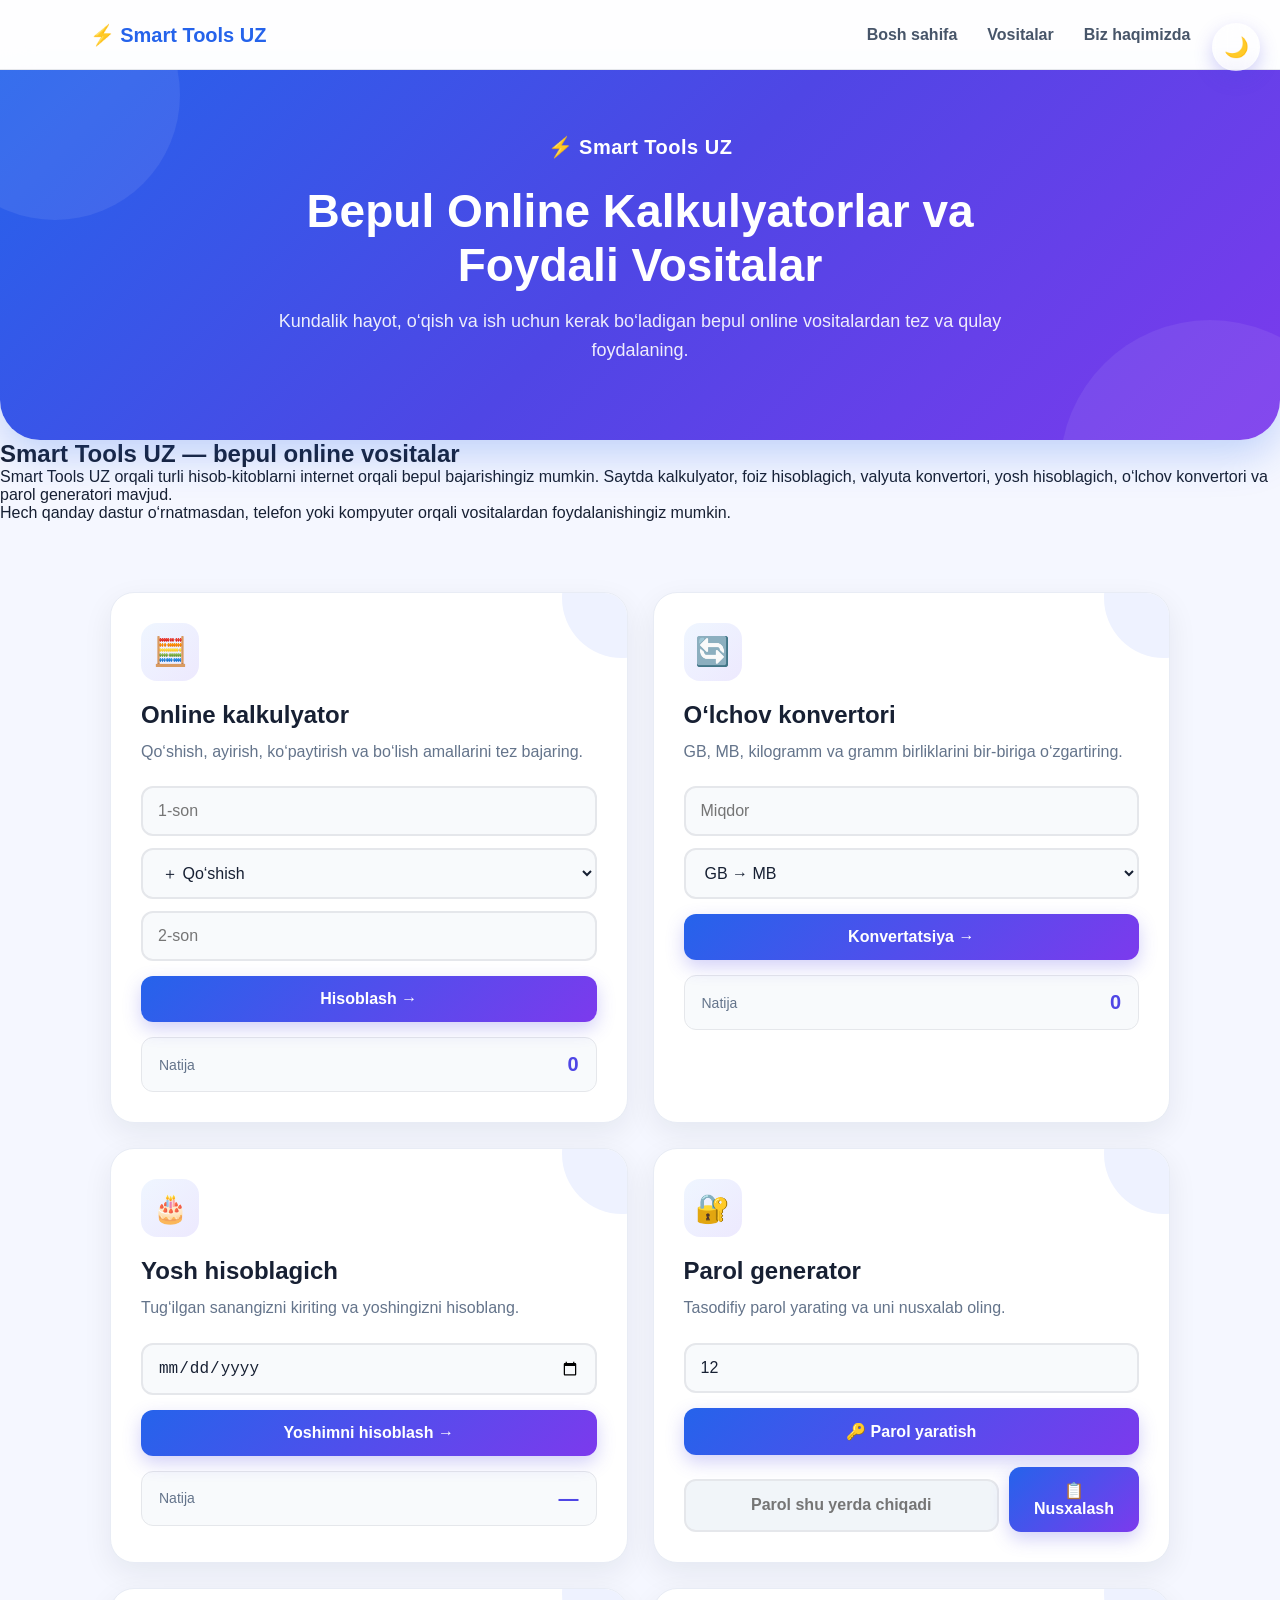
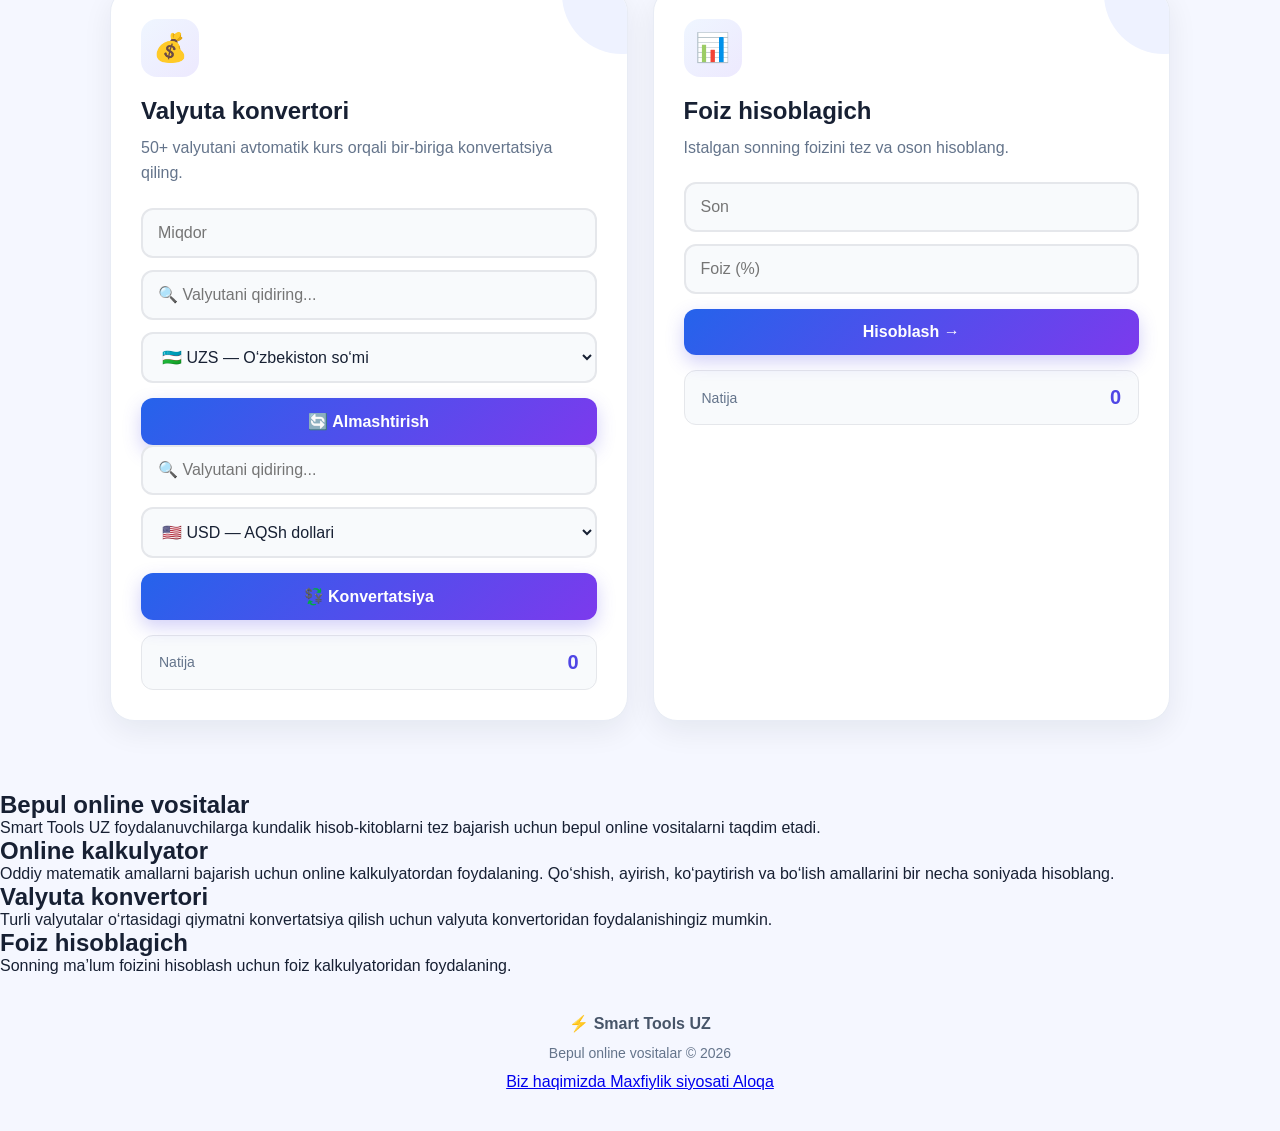
<file: index.html>
<!DOCTYPE html>
<html lang="uz">
<head>

    <!-- =========================
         BASIC SEO
    ========================== -->

    <meta charset="UTF-8">

    <meta name="viewport"
          content="width=device-width, initial-scale=1.0">

    <title>
        Smart Tools UZ — Bepul Online Kalkulyatorlar va Konvertorlar
    </title>

    <meta name="description"
          content="Smart Tools UZ — bepul online kalkulyator, foiz hisoblagich, valyuta konvertori, yosh hisoblagich, o‘lchov konvertori va parol generatori.">

    <meta name="robots"
          content="index, follow, max-image-preview:large">

    <meta name="author"
          content="Smart Tools UZ">

    <meta name="theme-color"
          content="#2563eb">

    <!-- Canonical -->
    <link rel="canonical"
          href="https://sardorbek29092010-lgtm.github.io/smart-tools-uz/">

    <!-- Sitemap -->
    <link rel="sitemap"
          type="application/xml"
          href="https://sardorbek29092010-lgtm.github.io/smart-tools-uz/sitemap.xml">


    <!-- =========================
         OPEN GRAPH
    ========================== -->

    <meta property="og:type"
          content="website">

    <meta property="og:title"
          content="Smart Tools UZ — Bepul Online Vositalar">

    <meta property="og:description"
          content="Kalkulyator, foiz hisoblagich, valyuta konvertori, yosh hisoblagich, o‘lchov konvertori va parol generatori.">

    <meta property="og:url"
          content="https://sardorbek29092010-lgtm.github.io/smart-tools-uz/">

    <meta property="og:site_name"
          content="Smart Tools UZ">

    <meta property="og:locale"
          content="uz_UZ">


    <!-- =========================
         TWITTER / SOCIAL
    ========================== -->

    <meta name="twitter:card"
          content="summary">

    <meta name="twitter:title"
          content="Smart Tools UZ — Bepul Online Vositalar">

    <meta name="twitter:description"
          content="Kundalik foydalanish uchun bepul online vositalar.">


    <!-- =========================
         GOOGLE ANALYTICS
    ========================== -->

    <script async
        src="https://www.googletagmanager.com/gtag/js?id=G-W0XNLVGJKD">
    </script>

    <script>
        window.dataLayer = window.dataLayer || [];

        function gtag() {
            dataLayer.push(arguments);
        }

        gtag('js', new Date());

        gtag('config', 'G-W0XNLVGJKD');
    </script>


    <!-- =========================
         STRUCTURED DATA
    ========================== -->

    <script type="application/ld+json">
    {
        "@context": "https://schema.org",
        "@type": "WebSite",
        "name": "Smart Tools UZ",
        "url": "https://sardorbek29092010-lgtm.github.io/smart-tools-uz/",
        "description": "Bepul online kalkulyatorlar, konvertorlar va foydali vositalar.",
        "inLanguage": "uz"
    }
    </script>


    <!-- =========================
         CSS
    ========================== -->

    <link rel="stylesheet"
          href="./style.css">

</head>


<body>

    <!-- DARK MODE -->
    <button
        class="theme-btn"
        onclick="darkMode()"
        aria-label="Tungi rejimni yoqish">
        🌙
    </button>


    <!-- =========================
         NAVBAR
    ========================== -->

    <nav class="navbar"
         aria-label="Asosiy navigatsiya">

        <div class="nav-logo">
            ⚡ Smart Tools UZ
        </div>

        <div class="nav-links">

            <a href="#bosh">
                Bosh sahifa
            </a>

            <a href="#vositalar">
                Vositalar
            </a>

            <a href="#haqida">
                Biz haqimizda
            </a>

        </div>

    </nav>


    <!-- =========================
         HEADER
    ========================== -->

    <header id="bosh">

        <div class="header-content">

            <div class="logo">
                ⚡ Smart Tools UZ
            </div>

            <h1>
                Bepul Online Kalkulyatorlar va Foydali Vositalar
            </h1>

            <p>
                Kundalik hayot, o‘qish va ish uchun kerak bo‘ladigan
                bepul online vositalardan tez va qulay foydalaning.
            </p>

        </div>

    </header>


    <!-- =========================
         MAIN
    ========================== -->

    <main>


        <!-- SEO TEXT -->

        <section class="seo-intro">

            <h2>
                Smart Tools UZ — bepul online vositalar
            </h2>

            <p>
                Smart Tools UZ orqali turli hisob-kitoblarni
                internet orqali bepul bajarishingiz mumkin.
                Saytda kalkulyator, foiz hisoblagich,
                valyuta konvertori, yosh hisoblagich,
                o‘lchov konvertori va parol generatori mavjud.
            </p>

            <p>
                Hech qanday dastur o‘rnatmasdan,
                telefon yoki kompyuter orqali vositalardan
                foydalanishingiz mumkin.
            </p>

        </section>


        <!-- =========================
             TOOLS
        ========================== -->

        <section
            class="tools"
            id="vositalar"
            aria-label="Smart Tools UZ vositalari">


            <!-- KALKULYATOR -->

            <div class="tool">

                <div class="tool-icon">
                    🧮
                </div>

                <h2>
                    Online kalkulyator
                </h2>

                <p>
                    Qo‘shish, ayirish, ko‘paytirish va
                    bo‘lish amallarini tez bajaring.
                </p>

                <div class="tool-body">

                    <input
                        type="number"
                        id="son1"
                        placeholder="1-son"
                        aria-label="Birinchi son">

                    <select
                        id="amal"
                        aria-label="Matematik amal">

                        <option value="+">
                            ＋ Qo‘shish
                        </option>

                        <option value="-">
                            − Ayirish
                        </option>

                        <option value="*">
                            × Ko‘paytirish
                        </option>

                        <option value="/">
                            ÷ Bo‘lish
                        </option>

                    </select>

                    <input
                        type="number"
                        id="son2"
                        placeholder="2-son"
                        aria-label="Ikkinchi son">

                    <button onclick="hisobla()">
                        Hisoblash →
                    </button>

                    <div class="result">

                        <span>
                            Natija
                        </span>

                        <strong id="natija">
                            0
                        </strong>

                    </div>

                </div>

            </div>


            <!-- KONVERTOR -->

            <div class="tool">

                <div class="tool-icon">
                    🔄
                </div>

                <h2>
                    O‘lchov konvertori
                </h2>

                <p>
                    GB, MB, kilogramm va gramm birliklarini
                    bir-biriga o‘zgartiring.
                </p>

                <div class="tool-body">

                    <input
                        type="number"
                        id="miqdor"
                        placeholder="Miqdor"
                        aria-label="Konvertor miqdori">

                    <select
                        id="birlik"
                        aria-label="Konvertatsiya turi">

                        <option value="gbmb">
                            GB → MB
                        </option>

                        <option value="mbgb">
                            MB → GB
                        </option>

                        <option value="kggram">
                            KG → Gram
                        </option>

                        <option value="gramkg">
                            Gram → KG
                        </option>

                    </select>

                    <button onclick="konvertor()">
                        Konvertatsiya →
                    </button>

                    <div class="result">

                        <span>
                            Natija
                        </span>

                        <strong id="konvertorNatija">
                            0
                        </strong>

                    </div>

                </div>

            </div>


            <!-- YOSH HISOBLAGICH -->

            <div class="tool">

                <div class="tool-icon">
                    🎂
                </div>

                <h2>
                    Yosh hisoblagich
                </h2>

                <p>
                    Tug‘ilgan sanangizni kiriting va
                    yoshingizni hisoblang.
                </p>

                <div class="tool-body">

                    <input
                        type="date"
                        id="tugilganSana"
                        aria-label="Tug‘ilgan sana">

                    <button onclick="yoshHisobla()">
                        Yoshimni hisoblash →
                    </button>

                    <div class="result">

                        <span>
                            Natija
                        </span>

                        <strong id="yoshNatija">
                            —
                        </strong>

                    </div>

                </div>

            </div>


            <!-- PAROL GENERATOR -->

            <div class="tool">

                <div class="tool-icon">
                    🔐
                </div>

                <h2>
                    Parol generator
                </h2>

                <p>
                    Tasodifiy parol yarating va
                    uni nusxalab oling.
                </p>

                <div class="tool-body">

                    <input
                        type="number"
                        id="parolUzunligi"
                        value="12"
                        min="6"
                        max="30"
                        placeholder="Parol uzunligi"
                        aria-label="Parol uzunligi">

                    <button onclick="parolYarat()">
                        🔑 Parol yaratish
                    </button>

                    <div class="password-box">

                        <input
                            type="text"
                            id="parolNatija"
                            readonly
                            placeholder="Parol shu yerda chiqadi"
                            aria-label="Yaratilgan parol">

                        <button onclick="parolNusxala()">
                            📋 Nusxalash
                        </button>

                    </div>

                </div>

            </div>


            <!-- VALYUTA -->

            <div class="tool">

                <div class="tool-icon">
                    💰
                </div>

                <h2>
                    Valyuta konvertori
                </h2>

                <p>
                    50+ valyutani avtomatik kurs orqali
                    bir-biriga konvertatsiya qiling.
                </p>

                <div class="tool-body">

                    <input
                        type="number"
                        id="valyutaMiqdor"
                        placeholder="Miqdor"
                        min="0"
                        step="any"
                        aria-label="Valyuta miqdori">


                    <input
                        type="text"
                        id="fromSearch"
                        placeholder="🔍 Valyutani qidiring..."
                        autocomplete="off"
                        oninput="valyutaQidir('fromSearch', 'valyutaFrom')"
                        aria-label="Birinchi valyutani qidirish">


                    <select
                        id="valyutaFrom"
                        aria-label="Birinchi valyuta">

                        <option value="UZS">
                            🇺🇿 UZS — O‘zbekiston so‘mi
                        </option>

                        <option value="USD">
                            🇺🇸 USD — AQSh dollari
                        </option>

                        <option value="EUR">
                            🇪🇺 EUR — Yevro
                        </option>

                        <option value="RUB">
                            🇷🇺 RUB — Rossiya rubli
                        </option>

                        <option value="GBP">
                            🇬🇧 GBP — Britaniya funti
                        </option>

                        <option value="CNY">
                            🇨🇳 CNY — Xitoy yuani
                        </option>

                        <option value="JPY">
                            🇯🇵 JPY — Yaponiya iyenasi
                        </option>

                        <option value="KRW">
                            🇰🇷 KRW — Janubiy Koreya voni
                        </option>

                        <option value="KZT">
                            🇰🇿 KZT — Qozog‘iston tengesi
                        </option>

                        <option value="TRY">
                            🇹🇷 TRY — Turkiya lirasi
                        </option>

                        <option value="AED">
                            🇦🇪 AED — BAA dirhami
                        </option>

                        <option value="SAR">
                            🇸🇦 SAR — Saudiya riyali
                        </option>

                        <option value="INR">
                            🇮🇳 INR — Hindiston rupiyasi
                        </option>

                        <option value="CAD">
                            🇨🇦 CAD — Kanada dollari
                        </option>

                        <option value="AUD">
                            🇦🇺 AUD — Avstraliya dollari
                        </option>

                        <option value="CHF">
                            🇨🇭 CHF — Shveytsariya franki
                        </option>

                    </select>


                    <button
                        type="button"
                        onclick="valyutaAlmashtir()">

                        🔄 Almashtirish

                    </button>


                    <input
                        type="text"
                        id="toSearch"
                        placeholder="🔍 Valyutani qidiring..."
                        autocomplete="off"
                        oninput="valyutaQidir('toSearch', 'valyutaTo')"
                        aria-label="Ikkinchi valyutani qidirish">


                    <select
                        id="valyutaTo"
                        aria-label="Ikkinchi valyuta">

                        <option value="UZS">
                            🇺🇿 UZS — O‘zbekiston so‘mi
                        </option>

                        <option value="USD" selected>
                            🇺🇸 USD — AQSh dollari
                        </option>

                        <option value="EUR">
                            🇪🇺 EUR — Yevro
                        </option>

                        <option value="RUB">
                            🇷🇺 RUB — Rossiya rubli
                        </option>

                        <option value="GBP">
                            🇬🇧 GBP — Britaniya funti
                        </option>

                        <option value="CNY">
                            🇨🇳 CNY — Xitoy yuani
                        </option>

                        <option value="JPY">
                            🇯🇵 JPY — Yaponiya iyenasi
                        </option>

                        <option value="KZT">
                            🇰🇿 KZT — Qozog‘iston tengesi
                        </option>

                        <option value="TRY">
                            🇹🇷 TRY — Turkiya lirasi
                        </option>

                        <option value="AED">
                            🇦🇪 AED — BAA dirhami
                        </option>

                        <option value="SAR">
                            🇸🇦 SAR — Saudiya riyali
                        </option>

                    </select>


                    <button
                        type="button"
                        onclick="valyutaHisobla()">

                        💱 Konvertatsiya

                    </button>


                    <div class="result">

                        <span>
                            Natija
                        </span>

                        <strong id="valyutaNatija">
                            0
                        </strong>

                    </div>

                </div>

            </div>


            <!-- FOIZ -->

            <div class="tool">

                <div class="tool-icon">
                    📊
                </div>

                <h2>
                    Foiz hisoblagich
                </h2>

                <p>
                    Istalgan sonning foizini tez va
                    oson hisoblang.
                </p>

                <div class="tool-body">

                    <input
                        type="number"
                        id="foizSon"
                        placeholder="Son"
                        aria-label="Son">

                    <input
                        type="number"
                        id="foizMiqdor"
                        placeholder="Foiz (%)"
                        aria-label="Foiz miqdori">

                    <button onclick="foizHisobla()">
                        Hisoblash →
                    </button>

                    <div class="result">

                        <span>
                            Natija
                        </span>

                        <strong id="foizNatija">
                            0
                        </strong>

                    </div>

                </div>

            </div>


        </section>


        <!-- =========================
             SEO INFORMATION
        ========================== -->

        <section class="seo-content">

            <h2>
                Bepul online vositalar
            </h2>

            <p>
                Smart Tools UZ foydalanuvchilarga kundalik
                hisob-kitoblarni tez bajarish uchun bepul
                online vositalarni taqdim etadi.
            </p>

            <h2>
                Online kalkulyator
            </h2>

            <p>
                Oddiy matematik amallarni bajarish uchun
                online kalkulyatordan foydalaning.
                Qo‘shish, ayirish, ko‘paytirish va bo‘lish
                amallarini bir necha soniyada hisoblang.
            </p>

            <h2>
                Valyuta konvertori
            </h2>

            <p>
                Turli valyutalar o‘rtasidagi qiymatni
                konvertatsiya qilish uchun valyuta
                konvertoridan foydalanishingiz mumkin.
            </p>

            <h2>
                Foiz hisoblagich
            </h2>

            <p>
                Sonning ma’lum foizini hisoblash uchun
                foiz kalkulyatoridan foydalaning.
            </p>

        </section>


    </main>


    <!-- =========================
         FOOTER
    ========================== -->

    <footer id="haqida">

    <p>
        ⚡ Smart Tools UZ
    </p>

    <span>
        Bepul online vositalar © 2026
    </span>

    <div class="footer-links">

        <a href="about.html">
            Biz haqimizda
        </a>

        <a href="privacy.html">
            Maxfiylik siyosati
        </a>

        <a href="contact.html">
            Aloqa
        </a>

    </div>

</footer>


    <!-- JAVASCRIPT -->

    <script src="./script.js"></script>

</body>
</html>
</file>
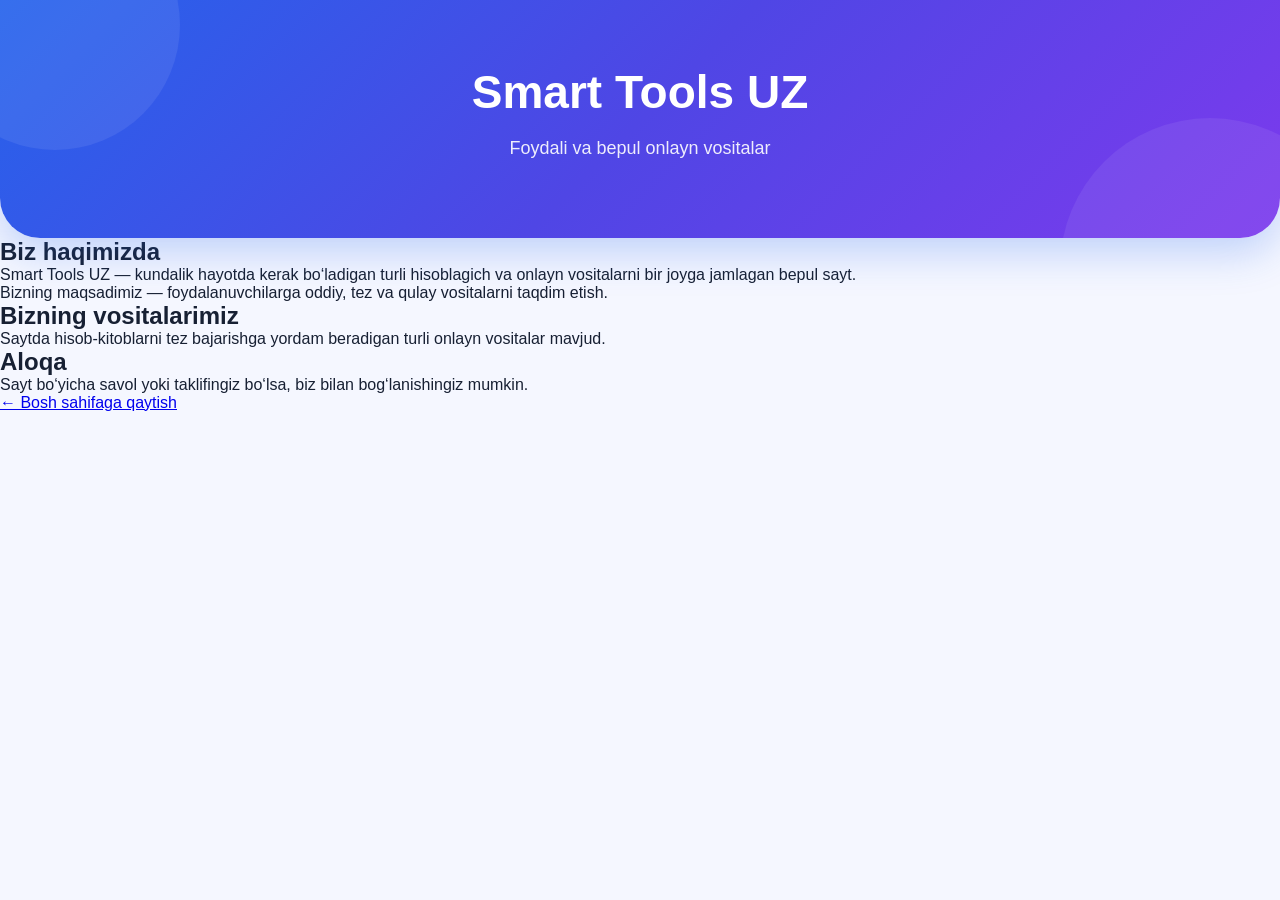
<file: about.html>
<!DOCTYPE html>
<html lang="uz">
<head>
  <meta charset="UTF-8">
  <meta name="viewport" content="width=device-width, initial-scale=1.0">

  <title>Biz haqimizda — Smart Tools UZ</title>
  <meta name="description" content="Smart Tools UZ — kundalik hisob-kitoblar va foydali onlayn vositalar to‘plami.">

  <link rel="stylesheet" href="style.css">
</head>

<body>

  <header>
    <h1>Smart Tools UZ</h1>
    <p>Foydali va bepul onlayn vositalar</p>
  </header>

  <main>
    <h2>Biz haqimizda</h2>

    <p>
      Smart Tools UZ — kundalik hayotda kerak bo‘ladigan turli
      hisoblagich va onlayn vositalarni bir joyga jamlagan bepul sayt.
    </p>

    <p>
      Bizning maqsadimiz — foydalanuvchilarga oddiy, tez va qulay
      vositalarni taqdim etish.
    </p>

    <h2>Bizning vositalarimiz</h2>

    <p>
      Saytda hisob-kitoblarni tez bajarishga yordam beradigan
      turli onlayn vositalar mavjud.
    </p>

    <h2>Aloqa</h2>

    <p>
      Sayt bo‘yicha savol yoki taklifingiz bo‘lsa, biz bilan bog‘lanishingiz mumkin.
    </p>

    <a href="index.html">← Bosh sahifaga qaytish</a>
  </main>

</body>
</html>
</file>
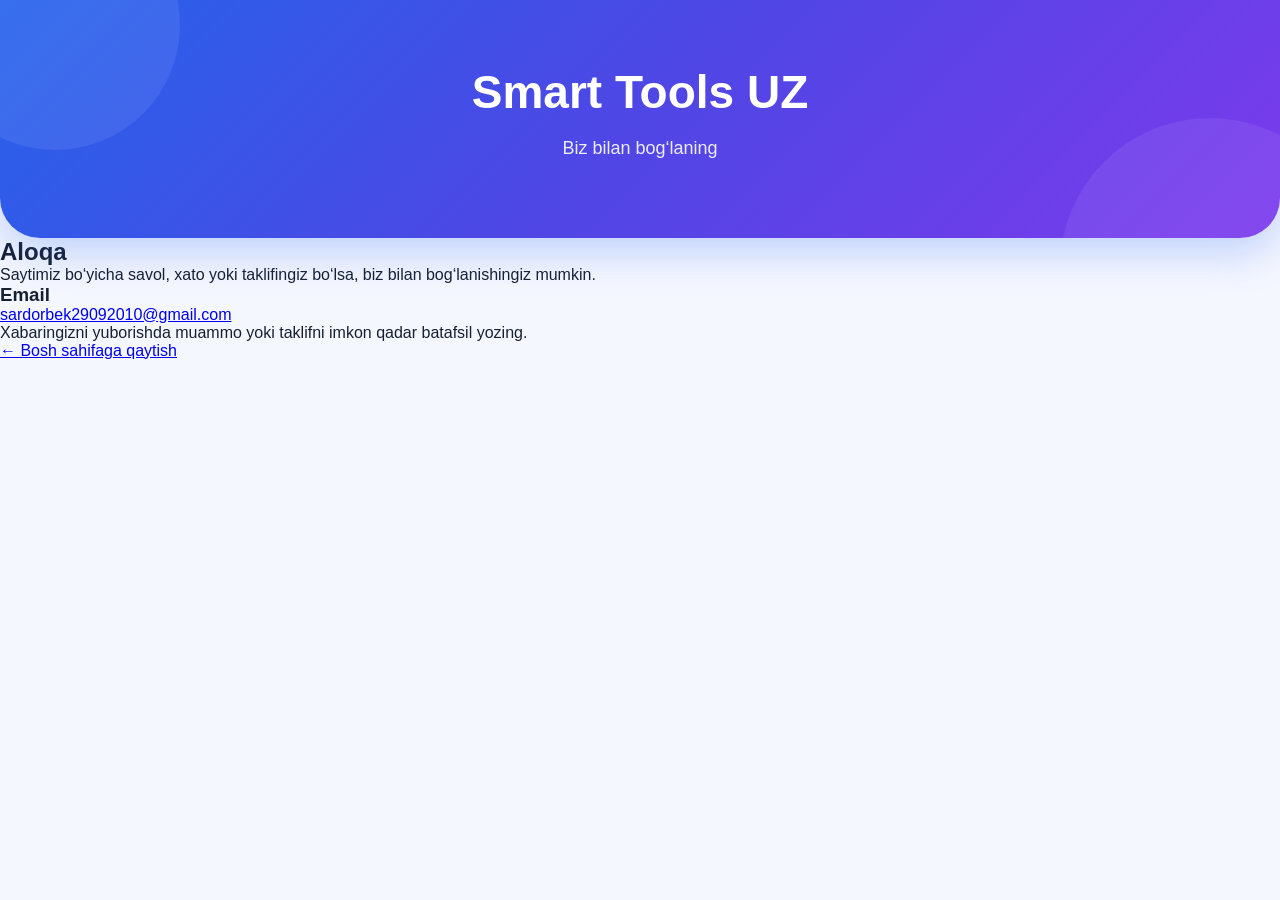
<file: contact.html>
<!DOCTYPE html>
<html lang="uz">
<head>
  <meta charset="UTF-8">
  <meta name="viewport" content="width=device-width, initial-scale=1.0">

  <title>Aloqa — Smart Tools UZ</title>
  <meta name="description" content="Smart Tools UZ bilan bog‘lanish va taklif yuborish sahifasi.">

  <link rel="stylesheet" href="style.css">
</head>

<body>

  <header>
    <h1>Smart Tools UZ</h1>
    <p>Biz bilan bog‘laning</p>
  </header>

  <main>
    <h2>Aloqa</h2>

    <p>
      Saytimiz bo‘yicha savol, xato yoki taklifingiz bo‘lsa,
      biz bilan bog‘lanishingiz mumkin.
    </p>

    <h3>Email</h3>

    <p>
      <a href="mailto:sardorbek29092010@gmail.com">
        sardorbek29092010@gmail.com
      </a>
    </p>

    <p>
      Xabaringizni yuborishda muammo yoki taklifni imkon qadar
      batafsil yozing.
    </p>

    <a href="index.html">← Bosh sahifaga qaytish</a>
  </main>

</body>
</html>
</file>
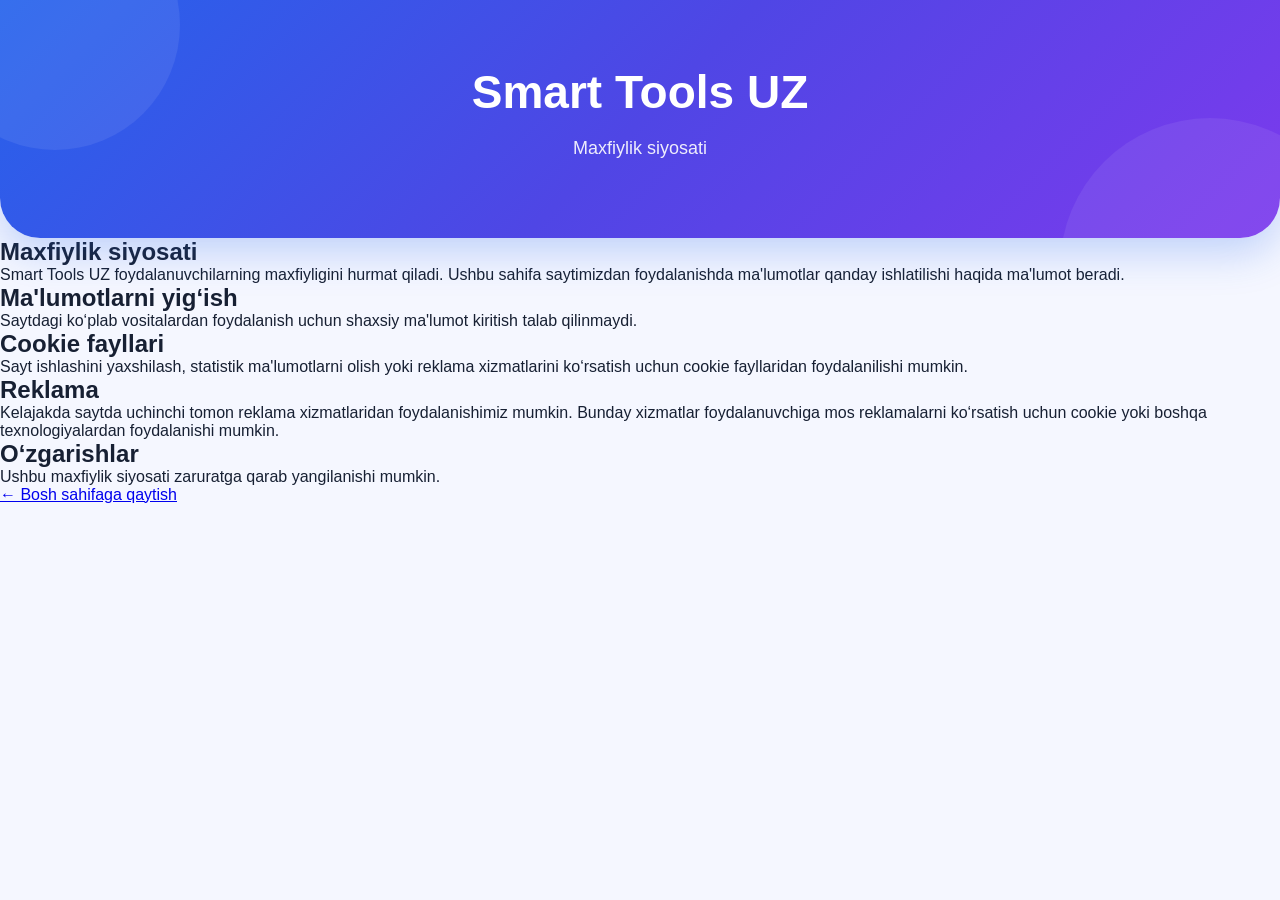
<file: privacy.html>
<!DOCTYPE html>
<html lang="uz">
<head>
  <meta charset="UTF-8">
  <meta name="viewport" content="width=device-width, initial-scale=1.0">

  <title>Maxfiylik siyosati — Smart Tools UZ</title>
  <meta name="description" content="Smart Tools UZ maxfiylik siyosati va foydalanuvchi ma'lumotlari haqida ma'lumot.">

  <link rel="stylesheet" href="style.css">
</head>

<body>

  <header>
    <h1>Smart Tools UZ</h1>
    <p>Maxfiylik siyosati</p>
  </header>

  <main>
    <h2>Maxfiylik siyosati</h2>

    <p>
      Smart Tools UZ foydalanuvchilarning maxfiyligini hurmat qiladi.
      Ushbu sahifa saytimizdan foydalanishda ma'lumotlar qanday
      ishlatilishi haqida ma'lumot beradi.
    </p>

    <h2>Ma'lumotlarni yig‘ish</h2>

    <p>
      Saytdagi ko‘plab vositalardan foydalanish uchun shaxsiy
      ma'lumot kiritish talab qilinmaydi.
    </p>

    <h2>Cookie fayllari</h2>

    <p>
      Sayt ishlashini yaxshilash, statistik ma'lumotlarni olish yoki
      reklama xizmatlarini ko‘rsatish uchun cookie fayllaridan
      foydalanilishi mumkin.
    </p>

    <h2>Reklama</h2>

    <p>
      Kelajakda saytda uchinchi tomon reklama xizmatlaridan
      foydalanishimiz mumkin. Bunday xizmatlar foydalanuvchiga
      mos reklamalarni ko‘rsatish uchun cookie yoki boshqa
      texnologiyalardan foydalanishi mumkin.
    </p>

    <h2>O‘zgarishlar</h2>

    <p>
      Ushbu maxfiylik siyosati zaruratga qarab yangilanishi mumkin.
    </p>

    <a href="index.html">← Bosh sahifaga qaytish</a>
  </main>

</body>
</html>
</file>
<file: style.css>
* {
    margin: 0;
    padding: 0;
    box-sizing: border-box;
}

body {
    font-family: Arial, sans-serif;
    background: #f5f7ff;
    color: #172033;
    min-height: 100vh;
}

/* ================= HEADER ================= */

header {
    position: relative;
    overflow: hidden;

    text-align: center;
    padding: 65px 20px 75px;

    color: white;

    background: linear-gradient(
        135deg,
        #2563eb,
        #4f46e5,
        #7c3aed
    );

    border-radius: 0 0 40px 40px;

    box-shadow: 0 15px 40px rgba(37, 99, 235, 0.25);
}

header::before {
    content: "";
    position: absolute;

    width: 250px;
    height: 250px;

    background: rgba(255, 255, 255, 0.08);

    border-radius: 50%;

    top: -100px;
    left: -70px;
}

header::after {
    content: "";
    position: absolute;

    width: 300px;
    height: 300px;

    background: rgba(255, 255, 255, 0.07);

    border-radius: 50%;

    bottom: -180px;
    right: -80px;
}

.header-content {
    position: relative;
    z-index: 2;

    max-width: 800px;
    margin: auto;
}

.logo {
    font-size: 20px;
    font-weight: bold;

    margin-bottom: 25px;

    letter-spacing: 0.5px;
}

header h1 {
    font-size: 46px;
    margin-bottom: 15px;
}

header p {
    font-size: 18px;
    line-height: 1.6;

    opacity: 0.9;
}

/* ================= TOOLS ================= */

.tools {
    max-width: 1100px;

    margin: 50px auto;

    padding: 20px;

    display: grid;

    grid-template-columns: repeat(2, 1fr);

    gap: 25px;
}

/* ================= CARD ================= */

.tool {
    position: relative;

    background: white;

    padding: 30px;

    border-radius: 24px;

    border: 1px solid #e8ecf5;

    box-shadow: 0 10px 30px rgba(15, 23, 42, 0.07);

    transition:
        transform 0.3s ease,
        box-shadow 0.3s ease;

    overflow: hidden;
}

.tool::before {
    content: "";

    position: absolute;

    width: 120px;
    height: 120px;

    background: #eef2ff;

    border-radius: 50%;

    top: -55px;
    right: -55px;

    transition: 0.3s;
}

.tool:hover {
    transform: translateY(-8px);

    box-shadow:
        0 20px 45px rgba(37, 99, 235, 0.14);
}

.tool:hover::before {
    transform: scale(1.5);
}

/* ================= ICON ================= */

.tool-icon {
    position: relative;
    z-index: 2;

    width: 58px;
    height: 58px;

    display: flex;
    align-items: center;
    justify-content: center;

    background: linear-gradient(
        135deg,
        #eff6ff,
        #ede9fe
    );

    border-radius: 16px;

    font-size: 28px;

    margin-bottom: 20px;
}

/* ================= TEXT ================= */

.tool h2 {
    position: relative;
    z-index: 2;

    font-size: 24px;

    margin-bottom: 10px;
}

.tool p {
    position: relative;
    z-index: 2;

    color: #64748b;

    line-height: 1.6;

    margin-bottom: 22px;
}

/* ================= INPUT ================= */

.tool-body {
    position: relative;
    z-index: 2;
}

input,
select {
    width: 100%;

    padding: 14px 15px;

    margin-bottom: 12px;

    border: 2px solid #e5e7eb;

    border-radius: 12px;

    background: #f8fafc;

    color: #172033;

    font-size: 16px;

    outline: none;

    transition: 0.2s;
}

input:hover,
select:hover {
    border-color: #c7d2fe;
}

input:focus,
select:focus {
    background: white;

    border-color: #4f46e5;

    box-shadow:
        0 0 0 4px rgba(79, 70, 229, 0.1);
}

/* ================= BUTTON ================= */

button {
    width: 100%;

    border: none;

    padding: 14px 20px;

    margin-top: 3px;

    border-radius: 12px;

    background: linear-gradient(
        135deg,
        #2563eb,
        #7c3aed
    );

    color: white;

    font-size: 16px;

    font-weight: bold;

    cursor: pointer;

    box-shadow:
        0 7px 18px rgba(79, 70, 229, 0.25);

    transition: 0.2s;
}

button:hover {
    transform: translateY(-2px);

    box-shadow:
        0 10px 25px rgba(79, 70, 229, 0.35);
}

button:active {
    transform: scale(0.98);
}

/* ================= RESULT ================= */

.result {
    display: flex;

    align-items: center;
    justify-content: space-between;

    margin-top: 15px;

    padding: 15px 17px;

    background: #f8fafc;

    border: 1px solid #e5e7eb;

    border-radius: 12px;
}

.result span {
    color: #64748b;

    font-size: 14px;
}

.result strong {
    color: #4f46e5;

    font-size: 20px;

    word-break: break-word;
}

/* ================= PASSWORD ================= */

#parolNatija {
    margin-top: 12px;

    background: #f1f5f9;

    font-weight: bold;

    color: #4f46e5;

    text-align: center;
}

/* ================= FOOTER ================= */

footer {
    text-align: center;

    padding: 35px 20px;

    color: #64748b;

    line-height: 1.8;
}

footer p {
    font-weight: bold;

    color: #475569;
}

footer span {
    font-size: 14px;
}

/* ================= MOBILE ================= */

@media (max-width: 700px) {

    header {
        padding: 50px 18px 60px;

        border-radius: 0 0 30px 30px;
    }

    header h1 {
        font-size: 31px;
    }

    header p {
        font-size: 16px;
    }

    .logo {
        font-size: 18px;
    }

    .tools {
        grid-template-columns: 1fr;

        margin: 25px auto;

        padding: 12px;

        gap: 18px;
    }

    .tool {
        padding: 23px;

        border-radius: 20px;
    }

    .tool h2 {
        font-size: 21px;
    }

    .tool-icon {
        width: 52px;
        height: 52px;

        font-size: 25px;
    }

    footer {
        padding: 25px 15px;
    }
}

/* ================= SMALL PHONE ================= */

@media (max-width: 400px) {

    header h1 {
        font-size: 27px;
    }

    header p {
        font-size: 15px;
    }

    .tool {
        padding: 19px;
    }
}

/* 🌙 DARK MODE */

.theme-btn {
    position: fixed;
    top: 20px;
    right: 20px;

    width: 48px;
    height: 48px;

    padding: 0;

    border-radius: 50%;

    background: rgba(255, 255, 255, 0.2);

    backdrop-filter: blur(10px);

    border: 1px solid rgba(255, 255, 255, 0.3);

    font-size: 20px;

    z-index: 1000;
}

.theme-btn:hover {
    transform: rotate(15deg) scale(1.05);
}

body.dark {
    background: #0f172a;
    color: #f8fafc;
}

body.dark .tool {
    background: #1e293b;
    border-color: #334155;
}

body.dark .tool p {
    color: #94a3b8;
}

body.dark input,
body.dark select {
    background: #0f172a;
    color: white;
    border-color: #475569;
}

body.dark .result {
    background: #0f172a;
    border-color: #334155;
}

body.dark footer {
    color: #94a3b8;
}

body.dark footer p {
    color: #cbd5e1;
}


.password-box {
    display: flex;
    gap: 10px;
    margin-top: 12px;
}

.password-box input {
    margin-bottom: 0;
}

.password-box button {
    width: auto;
    min-width: 130px;
    margin-top: 0;
}

@media (max-width: 600px) {
    .password-box {
        flex-direction: column;
    }

    .password-box button {
        width: 100%;
    }
}


/* ================= NAVBAR ================= */

.navbar {
    position: sticky;
    top: 0;
    z-index: 999;

    height: 70px;

    display: flex;
    align-items: center;
    justify-content: space-between;

    padding: 0 7%;

    background: rgba(255, 255, 255, 0.85);

    backdrop-filter: blur(15px);

    border-bottom: 1px solid #e5e7eb;
}

.nav-logo {
    font-size: 20px;
    font-weight: bold;

    color: #2563eb;
}

.nav-links {
    display: flex;
    gap: 30px;
}

.nav-links a {
    color: #475569;

    text-decoration: none;

    font-weight: 600;

    transition: 0.2s;
}

.nav-links a:hover {
    color: #4f46e5;
}

/* DARK NAVBAR */

body.dark .navbar {
    background: rgba(15, 23, 42, 0.9);

    border-color: #334155;
}

body.dark .nav-links a {
    color: #cbd5e1;
}

body.dark .nav-links a:hover {
    color: white;
}

/* 📱 TELEFON */

@media (max-width: 600px) {

    .navbar {
        height: auto;

        padding: 15px;

        flex-direction: column;

        gap: 12px;
    }

    .nav-links {
        width: 100%;

        justify-content: center;

        gap: 15px;
    }

    .nav-links a {
        font-size: 13px;
    }
}
</file>
